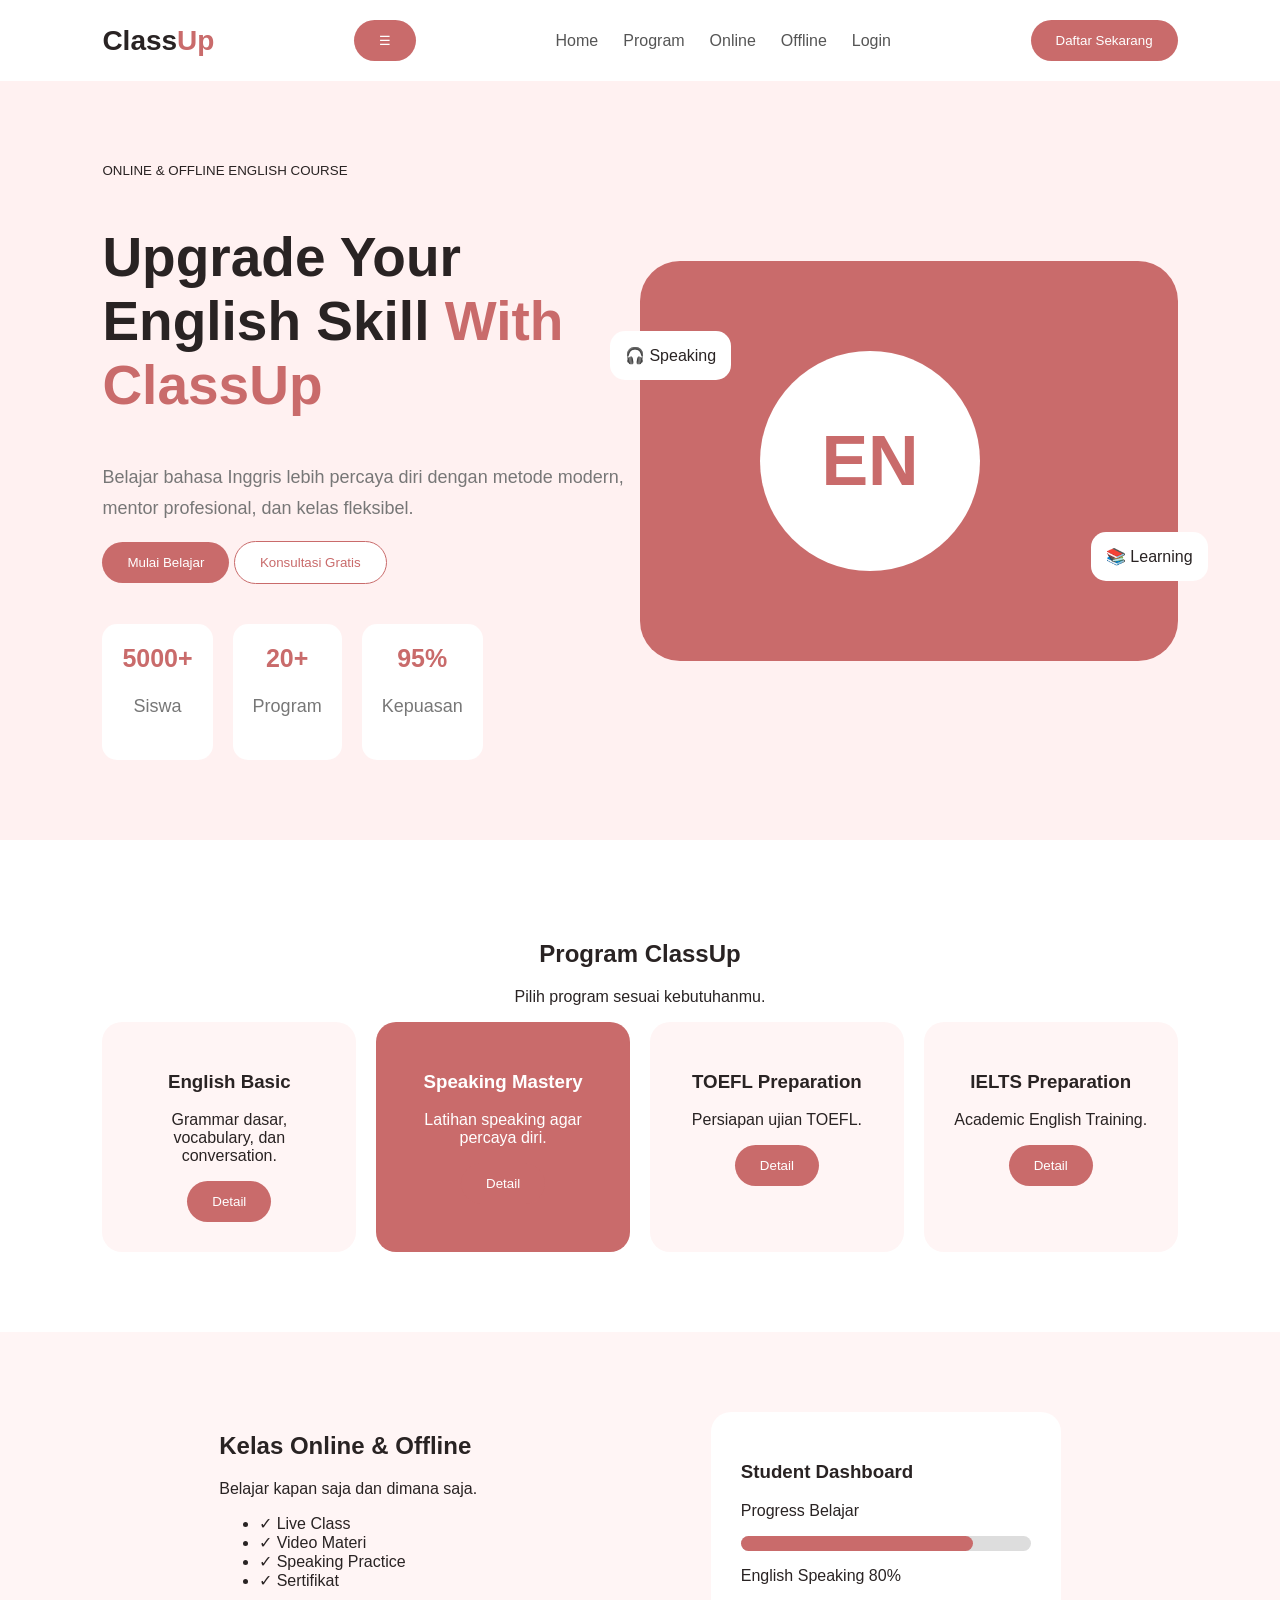
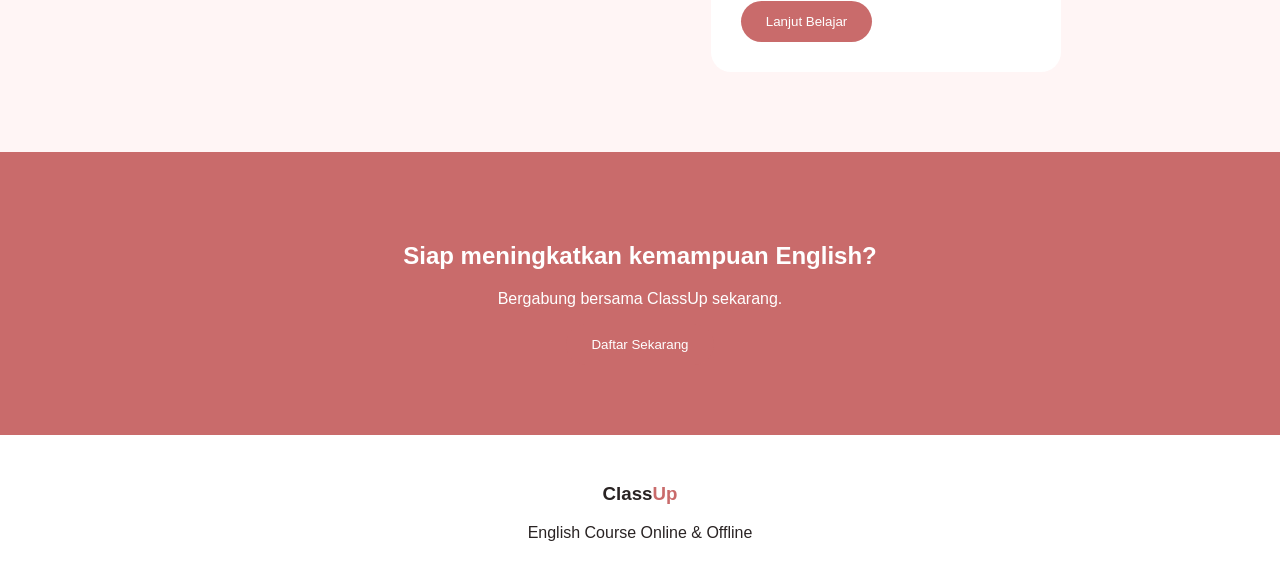
<file: index.html>
<!DOCTYPE html>
<html lang="id">
<head>
<meta charset="UTF-8">
<meta name="viewport" content="width=device-width, initial-scale=1.0">
<title>ClassUp English Course</title>
<link rel="stylesheet" href="style.css">
</head>

<body>

<nav>
    <div class="logo">Class<span>Up</span></div>
    <button class="menu-btn">☰</button>
    <div class="menu">
        <a href="#">Home</a>
        <a href="program.html">Program</a>
        <a href="kelas-online.html">Online</a>
        <a href="kelas-offline.html">Offline</a>
        <a href="login.html">Login</a>
    </div>
    <button>Daftar Sekarang</button>
</nav>


<section class="hero">

<div class="hero-text">
    <small>ONLINE & OFFLINE ENGLISH COURSE</small>

    <h1>
        Upgrade Your English Skill
        <span>With ClassUp</span>
    </h1>

    <p>
        Belajar bahasa Inggris lebih percaya diri 
        dengan metode modern, mentor profesional,
        dan kelas fleksibel.
    </p>

    <div>
        <button>Mulai Belajar</button>
        <button class="outline">Konsultasi Gratis</button>
    </div>

    <div class="stats-mini">
        <div>
            <b>5000+</b>
            <p>Siswa</p>
        </div>

        <div>
            <b>20+</b>
            <p>Program</p>
        </div>

        <div>
            <b>95%</b>
            <p>Kepuasan</p>
        </div>
    </div>

</div>


<div class="hero-card">

<div class="circle">
EN
</div>

<div class="floating one">
🎧 Speaking
</div>

<div class="floating two">
📚 Learning
</div>

</div>

</section>



<section class="section">

<h2>Program ClassUp</h2>

<p class="desc">
Pilih program sesuai kebutuhanmu.
</p>


<div class="cards">

<div class="card">
<h3>English Basic</h3>
<p>
Grammar dasar, vocabulary,
dan conversation.
</p>
<button>Detail</button>
</div>


<div class="card active">
<h3>Speaking Mastery</h3>
<p>
Latihan speaking agar percaya diri.
</p>
<button>Detail</button>
</div>


<div class="card">
<h3>TOEFL Preparation</h3>
<p>
Persiapan ujian TOEFL.
</p>
<button>Detail</button>
</div>


<div class="card">
<h3>IELTS Preparation</h3>
<p>
Academic English Training.
</p>
<button>Detail</button>
</div>


</div>

</section>




<section class="learning">

<div>
<h2>Kelas Online & Offline</h2>

<p>
Belajar kapan saja dan dimana saja.
</p>

<ul>
<li>✓ Live Class</li>
<li>✓ Video Materi</li>
<li>✓ Speaking Practice</li>
<li>✓ Sertifikat</li>
</ul>

</div>


<div class="dashboard">

<h3>Student Dashboard</h3>

<p>Progress Belajar</p>

<div class="bar">
<span></span>
</div>

<p>
English Speaking
80%
</p>

<button>
Lanjut Belajar
</button>

</div>

</section>



<section class="cta">

<h2>
Siap meningkatkan kemampuan English?
</h2>

<p>
Bergabung bersama ClassUp sekarang.
</p>

<button>
Daftar Sekarang
</button>

</section>



<footer>

<h3>
Class<span>Up</span>
</h3>

<p>
English Course Online & Offline
</p>

</footer>

<script src="js/script.js"></script>
</body>
</html>
</file>
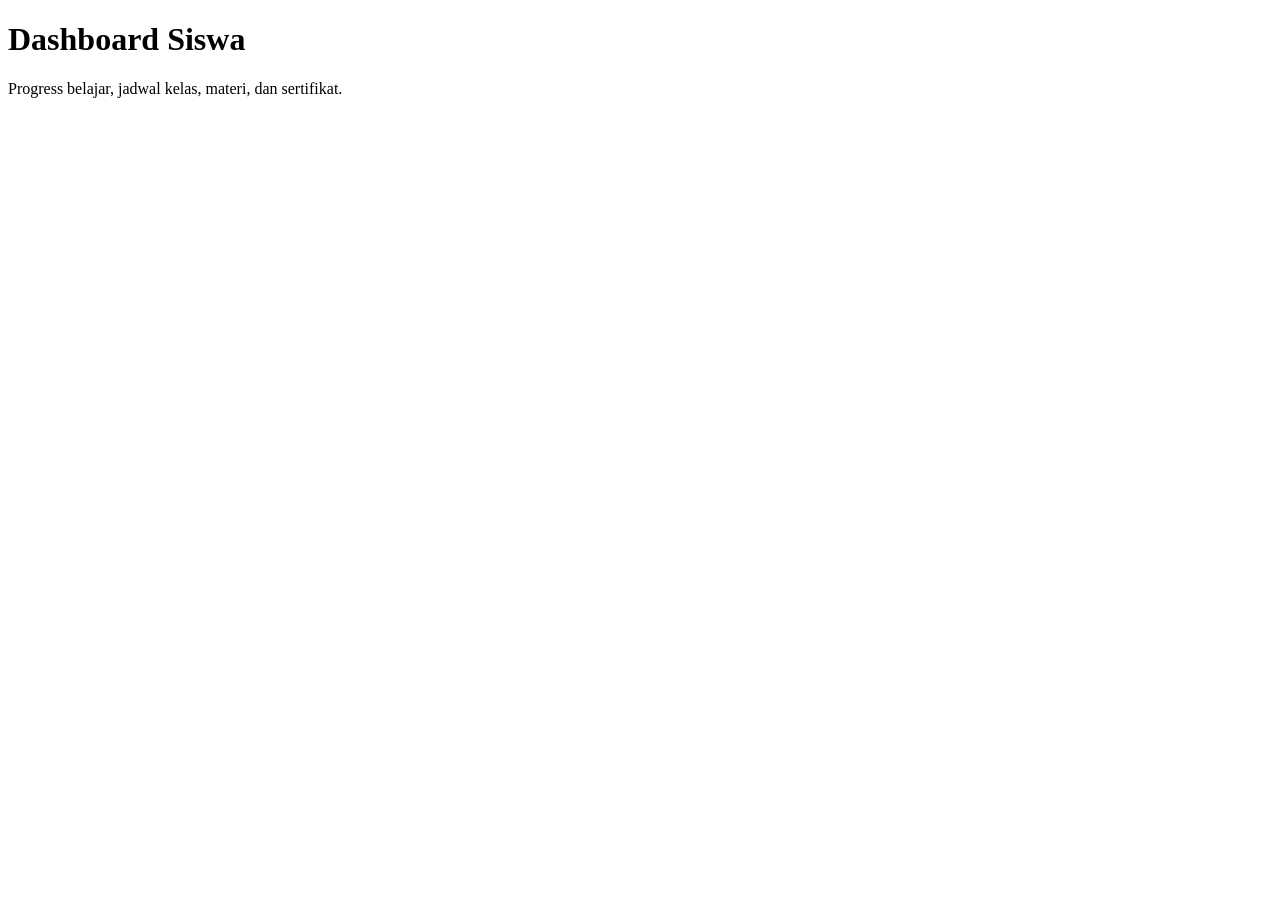
<file: dashboard.html>
<!DOCTYPE html>
<html><head><title>Dashboard ClassUp</title><link rel='stylesheet' href='css/style.css'></head>
<body><h1>Dashboard Siswa</h1><p>Progress belajar, jadwal kelas, materi, dan sertifikat.</p></body></html>
</file>
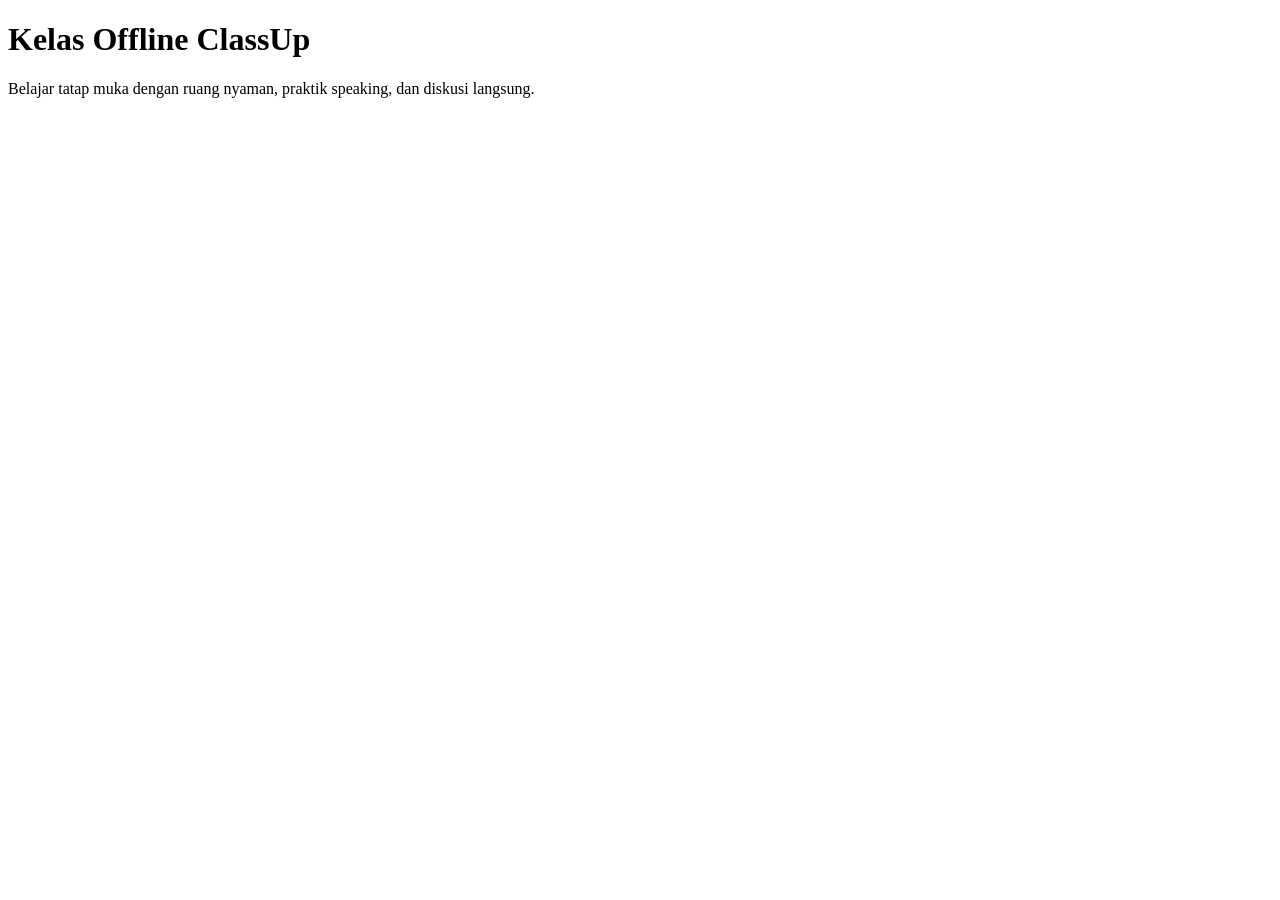
<file: kelas-offline.html>
<!DOCTYPE html>
<html><head><title>Kelas Offline</title><link rel='stylesheet' href='css/style.css'></head>
<body><h1>Kelas Offline ClassUp</h1><p>Belajar tatap muka dengan ruang nyaman, praktik speaking, dan diskusi langsung.</p></body></html>
</file>
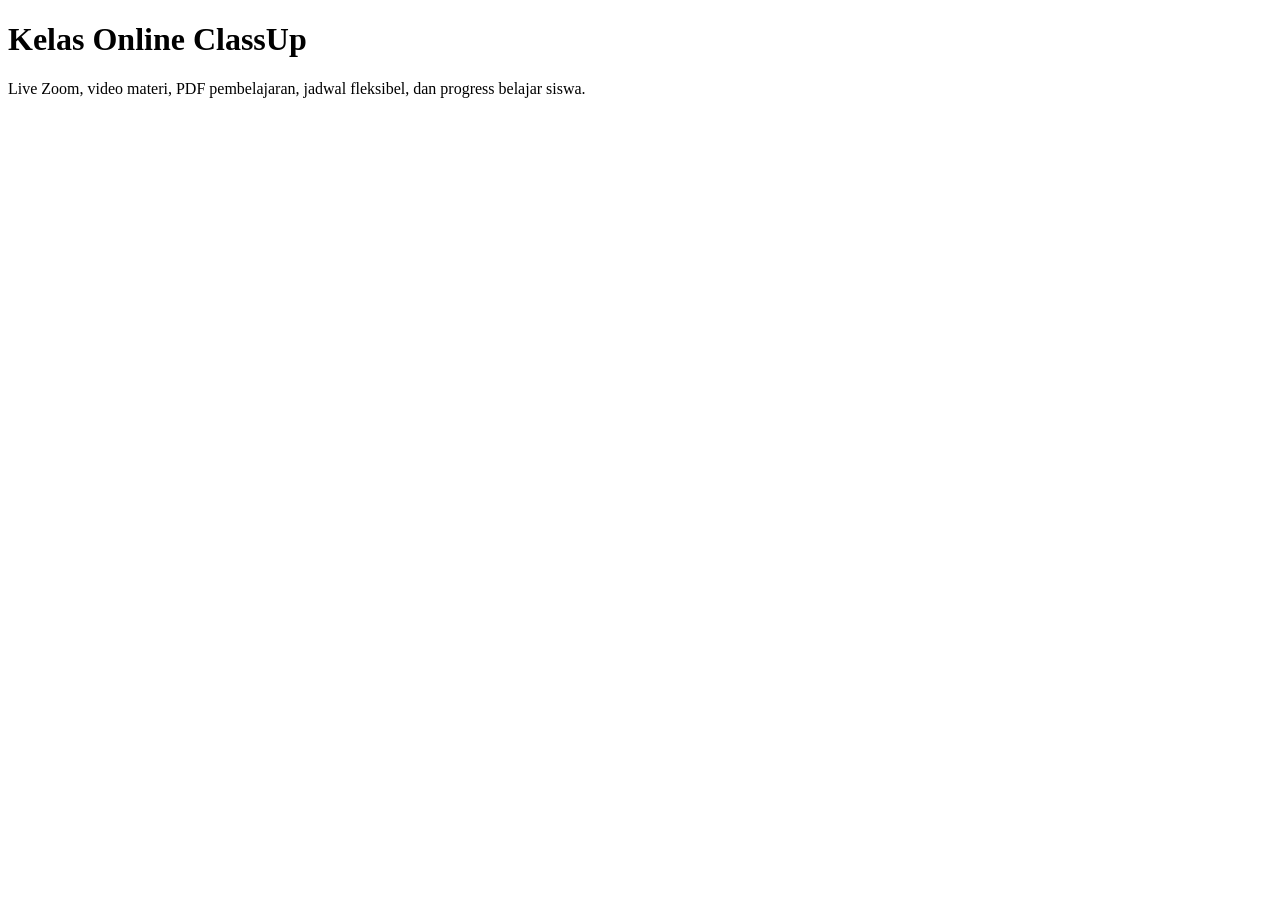
<file: kelas-online.html>
<!DOCTYPE html>
<html><head><title>Kelas Online</title><link rel='stylesheet' href='css/style.css'></head>
<body><h1>Kelas Online ClassUp</h1><p>Live Zoom, video materi, PDF pembelajaran, jadwal fleksibel, dan progress belajar siswa.</p></body></html>
</file>
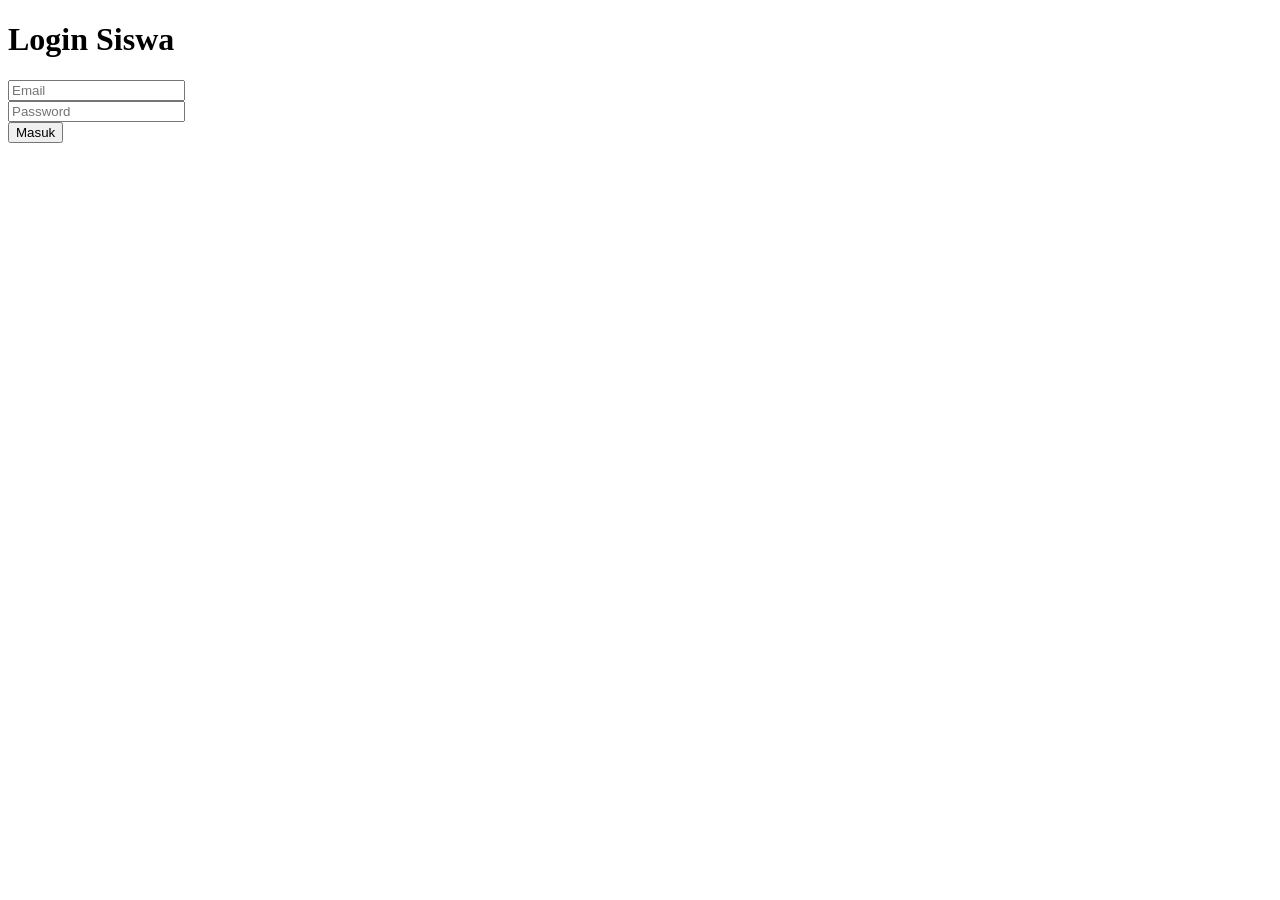
<file: login.html>
<!DOCTYPE html>
<html><head><title>Login ClassUp</title><link rel='stylesheet' href='css/style.css'></head>
<body><h1>Login Siswa</h1><input placeholder='Email'><br><input placeholder='Password'><br><button>Masuk</button></body></html>
</file>
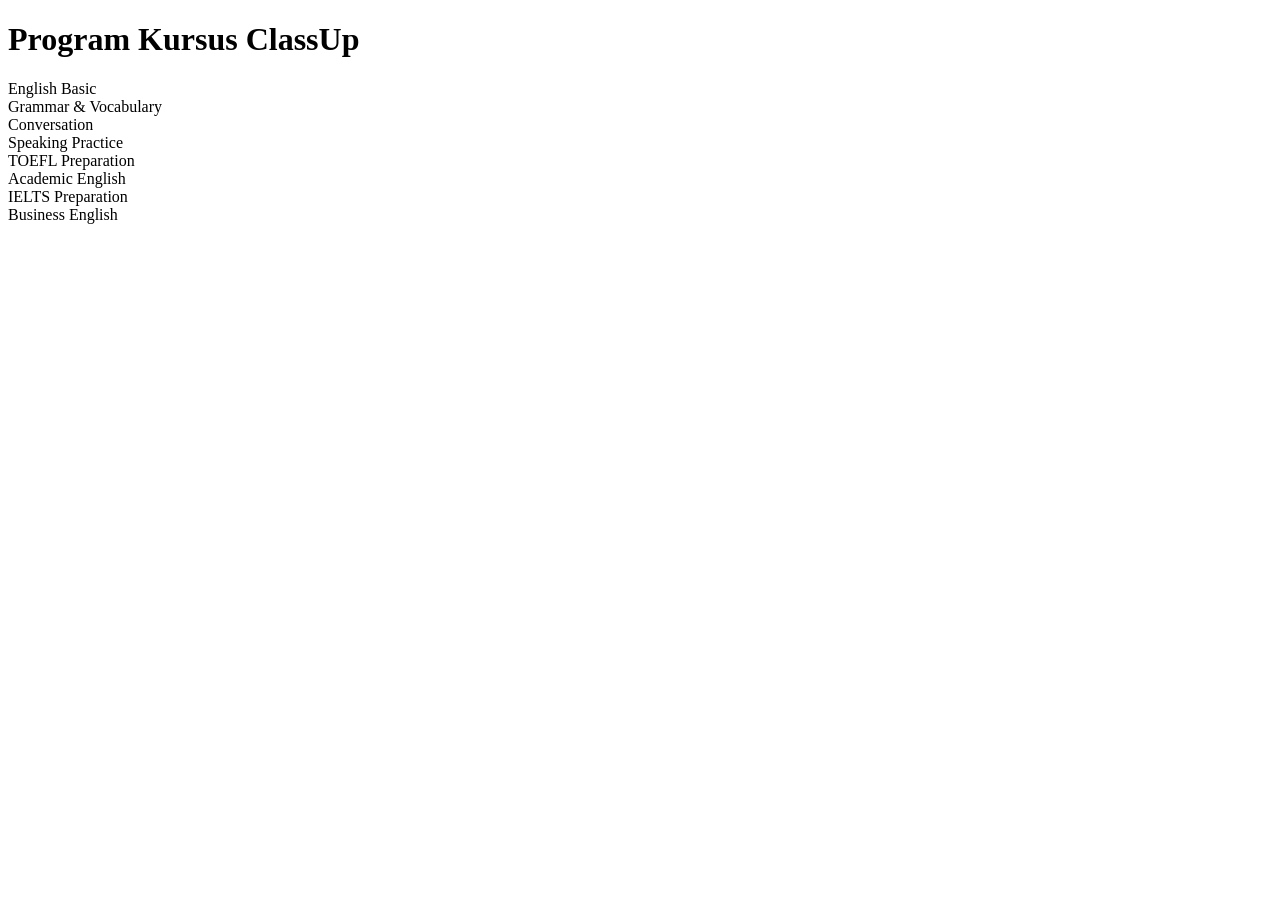
<file: program.html>
<!DOCTYPE html>
<html><head><title>Program ClassUp</title><link rel='stylesheet' href='css/style.css'></head>
<body><h1>Program Kursus ClassUp</h1>
<div class='cards'><div>English Basic<br>Grammar & Vocabulary</div><div>Conversation<br>Speaking Practice</div><div>TOEFL Preparation<br>Academic English</div><div>IELTS Preparation</div><div>Business English</div></div></body></html>
</file>
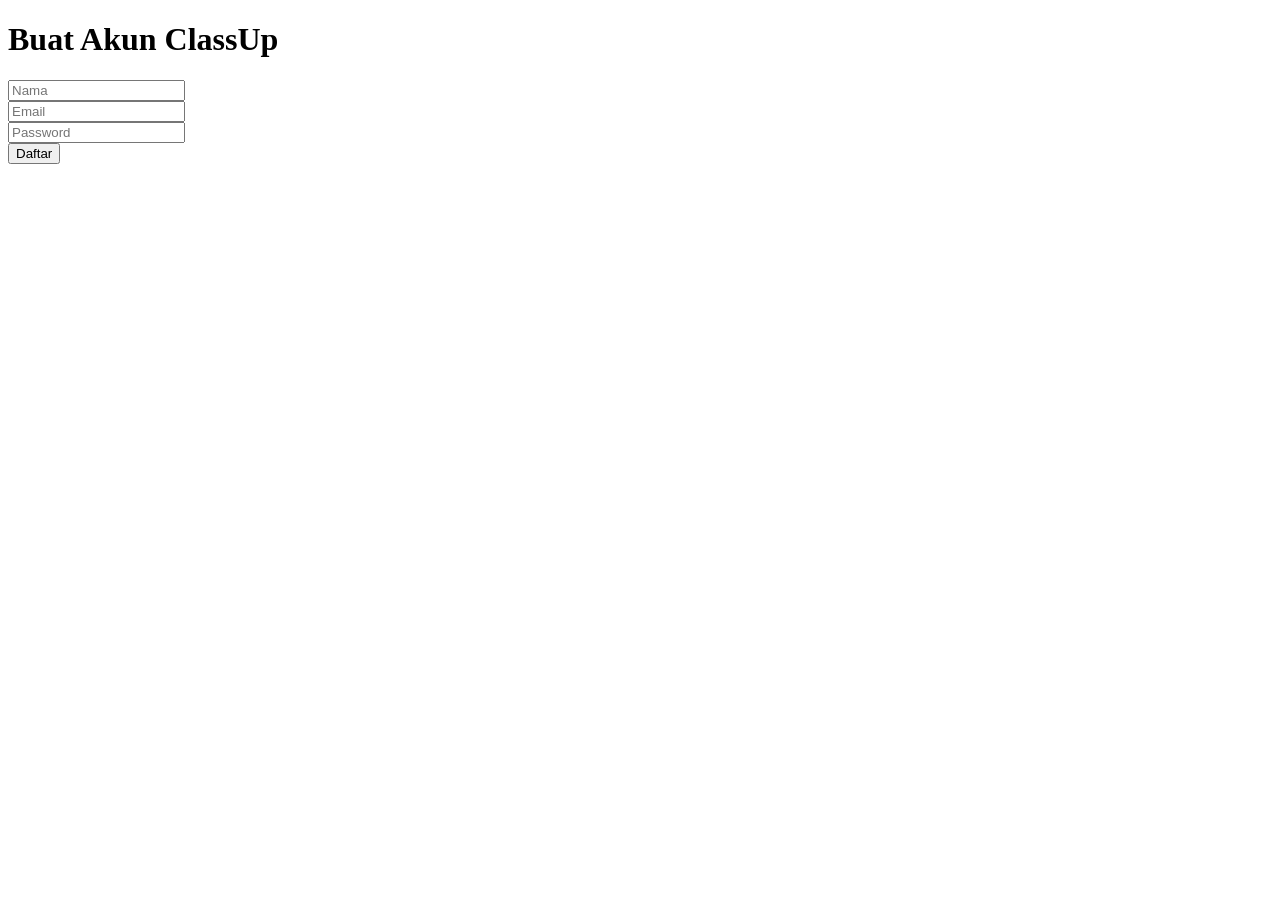
<file: register.html>
<!DOCTYPE html>
<html><head><title>Daftar ClassUp</title><link rel='stylesheet' href='css/style.css'></head>
<body><h1>Buat Akun ClassUp</h1><input placeholder='Nama'><br><input placeholder='Email'><br><input placeholder='Password'><br><button>Daftar</button></body></html>
</file>
<file: style.css>
*{
box-sizing:border-box;
font-family:Arial,sans-serif;
}

body{
margin:0;
color:#292323;
}


nav{

display:flex;
justify-content:space-between;
align-items:center;
padding:20px 8%;
background:white;
box-shadow:0 5px 20px #00000010;

}


.logo{

font-size:28px;
font-weight:bold;

}

.logo span,
footer span{

color:#c96b6b;

}


.menu{

display:flex;
gap:25px;

}

.menu a{

text-decoration:none;
color:#555;

}


button{

background:#c96b6b;
border:0;
color:white;
padding:13px 25px;
border-radius:30px;
cursor:pointer;

}



.hero{

display:grid;
grid-template-columns:1fr 1fr;
padding:80px 8%;
background:#fff1f1;
align-items:center;

}



.hero h1{

font-size:55px;

}


.hero h1 span{

color:#c96b6b;

}


.hero p{

font-size:18px;
line-height:1.7;
color:#777;

}


.outline{

background:white;
color:#c96b6b;
border:1px solid #c96b6b;

}



.stats-mini{

display:flex;
gap:20px;
margin-top:40px;

}


.stats-mini div{

background:white;
padding:20px;
border-radius:15px;
text-align:center;

}


.stats-mini b{

font-size:25px;
color:#c96b6b;

}



.hero-card{

height:400px;
background:#c96b6b;
border-radius:40px;
position:relative;

}


.circle{

width:220px;
height:220px;
border-radius:50%;
background:white;
position:absolute;
top:90px;
left:120px;

display:flex;
align-items:center;
justify-content:center;

font-size:70px;
font-weight:bold;
color:#c96b6b;

}



.floating{

position:absolute;
background:white;
padding:15px;
border-radius:15px;

}


.one{

top:70px;
left:-30px;

}


.two{

bottom:80px;
right:-30px;

}



.section{

padding:80px 8%;
text-align:center;

}


.cards{

display:grid;
grid-template-columns:repeat(4,1fr);
gap:20px;

}


.card{

padding:30px;
border-radius:20px;
background:#fff5f5;
}


.card.active{

background:#c96b6b;
color:white;

}



.learning{

padding:80px 8%;
background:#fff5f5;
display:flex;
justify-content:space-around;

}



.dashboard{

background:white;
padding:30px;
border-radius:20px;
width:350px;

}


.bar{

height:15px;
background:#ddd;
border-radius:20px;

}


.bar span{

display:block;
width:80%;
height:100%;
background:#c96b6b;
border-radius:20px;

}


.cta{

background:#c96b6b;
color:white;
text-align:center;
padding:70px;

}


footer{

padding:30px;
text-align:center;

}



@media(max-width:768px){
  .menu{

transition:0.3s ease;

}


@media(max-width:768px){

.menu{

display:none;
position:absolute;
top:95px;
right:20px;

background:white;

width:180px;

padding:20px;

border-radius:15px;

box-shadow:0 10px 30px #0002;

z-index:100;

}


.menu a{

display:block;
padding:12px;

text-decoration:none;

}


.menu.active{

display:block;

}

}
  
/* POSISI MENU MOBILE */
@media(max-width:768px){

    nav{
        position:relative;
        height:95px;
        padding:15px 20px;
    }

    .logo{
        position:absolute;
        left:20px;
        top:25px;
    }

    nav > button:not(.menu-btn){
        position:absolute;
        right:20px;
        top:20px;
    }

    .menu-btn{
        position:absolute;
        right:20px;
        top:65px;

        width:38px;
        height:28px;
        padding:0;

        display:flex;
        align-items:center;
        justify-content:center;

        border-radius:50%;
        font-size:16px;
    }

}

.hero,
.learning{

grid-template-columns:1fr;
display:block;

}


.menu{

display:none;

}


.hero h1{

font-size:40px;

}


.cards{

grid-template-columns:1fr;

}


.hero-card{

margin-top:40px;

}

}
/* MOBILE FIX CLASSUP */

@media(max-width:768px){

body{
overflow-x:hidden;
}


/* NAVBAR */

nav{
padding:15px 20px;
height:70px;
}

.logo{
font-size:20px;
}


.menu{
display:none;
}


nav button{
font-size:11px;
padding:10px 15px;
}


/* HERO */

.hero{
display:flex;
flex-direction:column;
padding:45px 20px;
text-align:left;
}


.hero-text{
width:100%;
}


.hero h1{
font-size:34px;
line-height:1.1;
}


.hero p{
font-size:14px;
}


.stats-mini{
display:flex;
gap:10px;
margin-top:25px;
}


.stats-mini div{
padding:15px 10px;
width:33%;
}


.stats-mini b{
font-size:18px;
}


/* HERO CARD */

.hero-card{

width:100%;
height:280px;
margin-top:35px;

}


.circle{

width:140px;
height:140px;

top:70px;
left:50%;
transform:translateX(-50%);

font-size:45px;

}


.floating{

font-size:12px;
padding:10px;

}



/* PROGRAM */

.section{

padding:50px 20px;

}


.cards{

display:grid;
grid-template-columns:1fr;
gap:15px;

}


.card{

padding:25px;

}



/* LEARNING */

.learning{

display:flex;
flex-direction:column;
padding:50px 20px;
gap:30px;

}


.dashboard{

width:100%;

}



/* CTA */

.cta{

padding:50px 20px;

}


.cta h2{

font-size:22px;

}


/* FOOTER */

footer{

padding:30px 10px;

}

}
</file>
<file: css/style.css>

</file>
